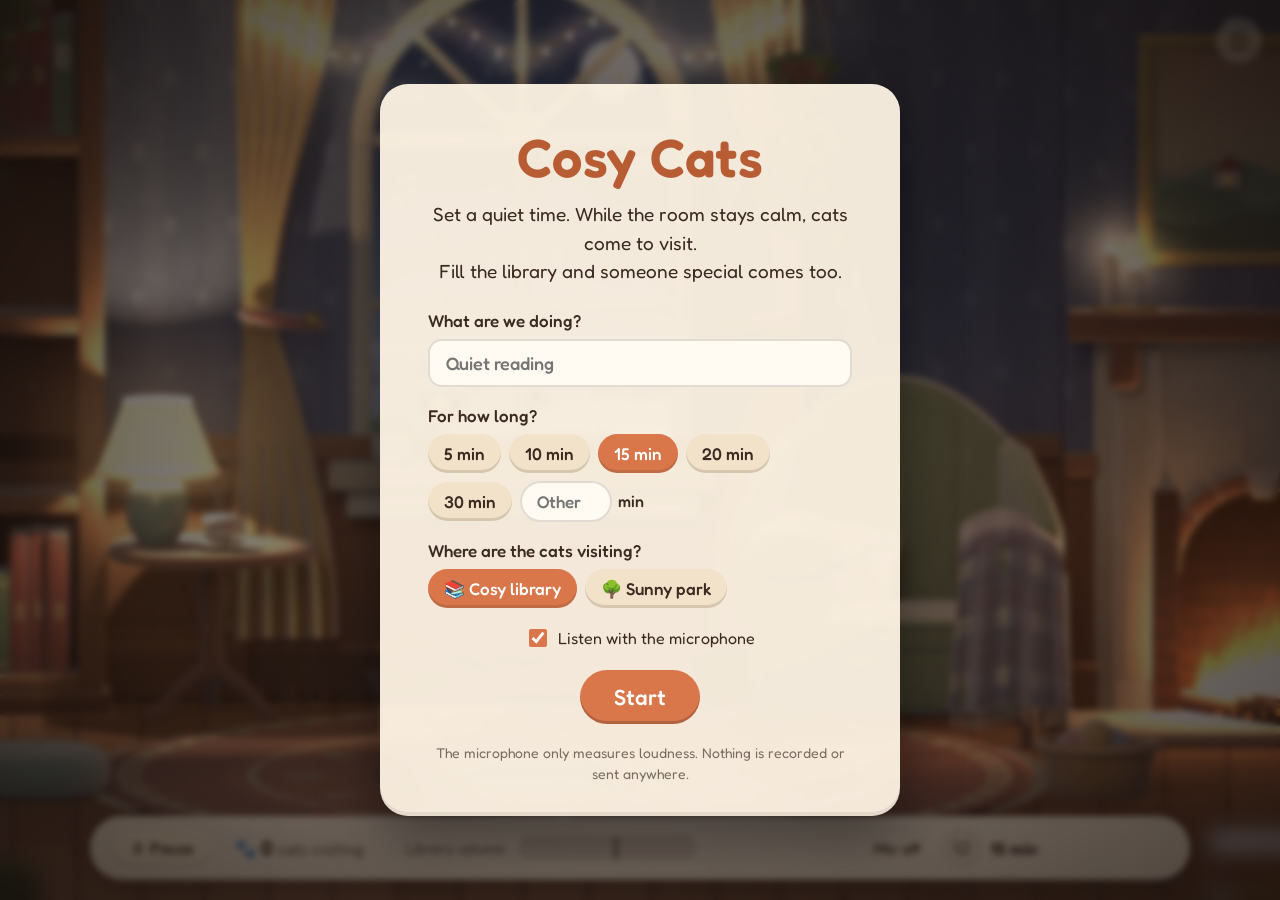
<file: index.html>
<!doctype html>
<html lang="en">
<head>
  <meta charset="utf-8" />
  <meta name="viewport" content="width=device-width, initial-scale=1" />
  <title>Cosy Cats</title>
  <link rel="preconnect" href="https://fonts.googleapis.com" />
  <link href="https://fonts.googleapis.com/css2?family=Fredoka:wght@400;500;600&display=swap" rel="stylesheet" />
  <link rel="stylesheet" href="styles.css" />
</head>
<body>
  <div id="stage">
    <canvas id="scene"></canvas>

    <!-- Session picker: what are we doing, for how long. Also the click browsers need before audio. -->
    <div id="intro" class="overlay">
      <form id="picker" class="card">
        <h1>Cosy Cats</h1>
        <p>Set a quiet time. While the room stays calm, cats come to visit.<br /><span id="introFill">Fill the library and someone special comes too.</span></p>
        <label class="field">What are we doing?
          <input id="activity" type="text" maxlength="40" placeholder="Quiet reading" autocomplete="off" />
        </label>
        <div class="field">For how long?
          <div id="lengths" class="chips">
            <button type="button" data-min="5">5 min</button>
            <button type="button" data-min="10">10 min</button>
            <button type="button" data-min="15">15 min</button>
            <button type="button" data-min="20">20 min</button>
            <button type="button" data-min="30">30 min</button>
            <span class="custom"><input id="customMin" type="number" min="5" max="90" step="1" placeholder="Other" aria-label="Other length in minutes" /> min</span>
          </div>
        </div>
        <div class="field">Where are the cats visiting?
          <div id="scenes" class="chips">
            <button type="button" data-scene="library">📚 Cosy library</button>
            <button type="button" data-scene="park">🌳 Sunny park</button>
          </div>
        </div>
        <label class="row check"><input type="checkbox" id="useMic" checked /> Listen with the microphone</label>
        <button id="startBtn" type="submit" class="primary">Start</button>
        <p class="small">The microphone only measures loudness. Nothing is recorded or sent anywhere.</p>
      </form>
    </div>

    <!-- Time's up -->
    <div id="endCard" class="hidden">
      <h2 id="endTitle">Quiet reading done!</h2>
      <p id="endText">10 cats and Toby came to visit</p>
      <div class="buttons">
        <button id="endNew" class="primary">New session</button>
        <button id="endClose" class="ghost">Close</button>
      </div>
    </div>

    <!-- Undo: bring back the animal that just left -->
    <div id="undo" class="hidden">
      <span id="undoText">Biscuit wandered off</span>
      <button id="undoBtn" class="primary">↩ Bring back</button>
    </div>
    <div id="pausedBanner" class="hidden">Paused · eyes on the teacher</div>
    <div id="minuteNote" class="hidden">One minute left</div>
    <div id="timeUpNote" class="hidden">Time's up · stay quiet until your teacher says</div>
    <div id="activityTag" class="hidden"></div>
    <div id="fader"></div>

    <div id="hud">
      <button id="pauseBtn" title="Pause (Space)"><span id="pauseIcon">⏸</span> <span id="pauseLabel">Pause</span></button>
      <div id="catCount"><span class="paw">🐾</span> <span id="catCountNum">0</span> <span id="catCountLabel">cats visiting</span></div>
      <div id="noiseWrap">
        <div id="noiseLabel">Library volume</div>
        <div id="noiseBar">
          <div id="noiseFill"></div>
          <div id="noiseLimit" title="Noise limit"></div>
        </div>
        <div id="noiseStatus">Lovely and quiet</div>
      </div>
      <div id="nextCat">
        <div id="nextCatRing" title="Session time"><svg viewBox="0 0 36 36"><circle class="bg" cx="18" cy="18" r="15"/><circle id="nextCatArc" class="fg" cx="18" cy="18" r="15"/></svg><span>🐱</span></div>
        <div id="nextCatLabel">15 min left</div>
        <button id="plus1" class="mini" title="Add a minute">+1</button>
        <button id="plus5" class="mini" title="Add five minutes">+5</button>
        <button id="endBtn" class="primary" title="End the session and go back to the start">End session</button>
      </div>
    </div>

    <!-- Teacher controls -->
    <button id="settingsToggle" title="Settings">⚙</button>
    <div id="settings" class="hidden">
      <h2>Teacher controls</h2>
      <label>Scene
        <select id="sceneSelect">
          <option value="library" selected>Cosy library</option>
          <option value="park">Sunny park</option>
        </select></label>
      <p id="sceneNote" class="hidden">The scene changes at the next session.</p>
      <label>Noise limit <span id="limitVal"></span>
        <input type="range" id="limit" min="0.15" max="0.9" step="0.01" value="0.55" /></label>
      <label>Mic sensitivity <span id="sensVal"></span>
        <input type="range" id="sens" min="0.5" max="6" step="0.1" value="2" /></label>
      <label>How strict
        <select id="strict">
          <option value="gentle">Gentle: cats stay through longer noise</option>
          <option value="normal" selected>Normal</option>
          <option value="strict">Strict: cats leave sooner</option>
        </select></label>
      <label class="row"><input type="checkbox" id="music" checked /> Lo-fi music</label>
      <label class="row"><input type="checkbox" id="catSounds" checked /> Animal sounds</label>
      <label class="row"><input type="checkbox" id="warnSound" checked /> Warning sound (a cat is about to leave)</label>
      <label class="row"><input type="checkbox" id="chime" checked /> End chime</label>
      <label class="row"><input type="checkbox" id="saver" checked /> Battery saver (30 fps)</label>
      <div class="buttons">
        <button id="endNow">End session now</button>
        <button id="micBtn">Enable microphone</button>
        <button id="fullscreenBtn">Fullscreen</button>
      </div>
      <details id="testing">
        <summary>Testing</summary>
        <div class="buttons">
          <button id="addCat">+ Add a cat</button>
          <button id="removeCat">Send a cat home</button>
          <button id="skipMin">Skip 1 min</button>
        </div>
      </details>
    </div>
  </div>

  <script type="module" src="js/main.js"></script>
</body>
</html>
</file>
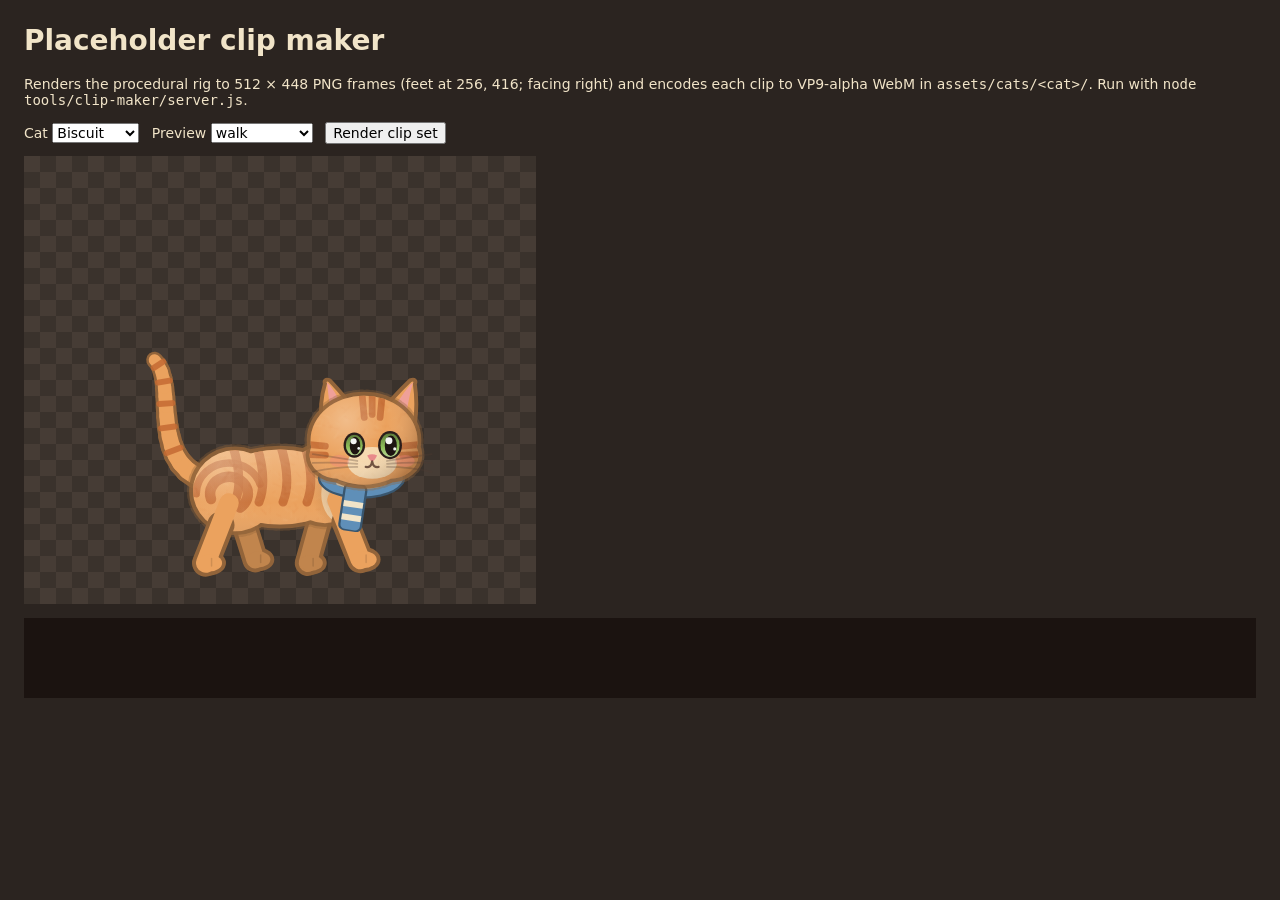
<file: tools/clip-maker/index.html>
<!doctype html>
<html lang="en">
<head>
  <meta charset="utf-8" />
  <title>Cosy Cats clip maker</title>
  <style>
    body { font: 14px system-ui, sans-serif; background: #2b2420; color: #f1e4c8; margin: 24px; }
    canvas { background: repeating-conic-gradient(#3a322c 0 25%, #463c35 0 50%) 0 0 / 32px 32px; display: block; margin: 12px 0; }
    pre { background: #1b1310; padding: 12px; min-height: 4em; }
    select, button { font: inherit; margin-right: 8px; }
  </style>
</head>
<body>
  <h1>Placeholder clip maker</h1>
  <p>Renders the procedural rig to 512 × 448 PNG frames (feet at 256, 416; facing right) and encodes
    each clip to VP9-alpha WebM in <code>assets/cats/&lt;cat&gt;/</code>. Run with
    <code>node tools/clip-maker/server.js</code>.</p>
  <label>Cat <select id="cat"></select></label>
  <label>Preview <select id="clip"></select></label>
  <button id="go">Render clip set</button>
  <canvas id="frame"></canvas>
  <pre id="log"></pre>
  <script type="module" src="maker.js"></script>
</body>
</html>
</file>
<file: styles.css>
:root {
  --ink: #3b2a22;
  --cream: #fff6e6;
  --card: rgba(255, 246, 230, 0.94);
  --accent: #d9774b;
  --accent-dark: #b85c34;
  --soft: rgba(59, 42, 34, 0.12);
}

* { box-sizing: border-box; }

html, body {
  margin: 0;
  height: 100%;
  background: #1b1310;
  overflow: hidden;
  font-family: "Fredoka", "Segoe UI Rounded", system-ui, sans-serif;
  color: var(--ink);
}

#stage {
  position: fixed;
  inset: 0;
  display: grid;
  place-items: center;
}

#scene {
  display: block;
  width: 100vw;
  height: 100vh;
}

/* ---------- Intro ---------- */
.overlay {
  position: absolute;
  inset: 0;
  display: grid;
  place-items: center;
  background: radial-gradient(ellipse at center, rgba(30, 18, 12, 0.35), rgba(20, 12, 8, 0.75));
  backdrop-filter: blur(3px);
  transition: opacity 1.2s ease;
  z-index: 10;
}
.overlay.gone { opacity: 0; pointer-events: none; }

.card {
  background: var(--card);
  border-radius: 28px;
  padding: 40px 48px 32px;
  max-width: 520px;
  text-align: center;
  box-shadow: 0 20px 60px rgba(0, 0, 0, 0.45), inset 0 -4px 0 rgba(59, 42, 34, 0.08);
}
.card h1 {
  margin: 0 0 10px;
  font-size: 54px;
  font-weight: 600;
  color: var(--accent-dark);
  letter-spacing: 0.5px;
}
.card p { font-size: 19px; line-height: 1.5; margin: 0 0 24px; }
.card p.small { font-size: 14px; opacity: 0.65; margin: 18px 0 0; }

button {
  font: inherit;
  font-size: 17px;
  font-weight: 500;
  border: none;
  border-radius: 999px;
  padding: 11px 22px;
  cursor: pointer;
  background: #f1e2c9;
  color: var(--ink);
  box-shadow: inset 0 -3px 0 rgba(59, 42, 34, 0.15);
  transition: transform 0.12s ease, background 0.2s ease;
}
button:hover { transform: translateY(-1px); background: #ead6b6; }
button:active { transform: translateY(1px); }
button.primary { background: var(--accent); color: #fff; box-shadow: inset 0 -3px 0 rgba(0, 0, 0, 0.18); }
button.primary:hover { background: #e2845a; }
button.ghost { background: transparent; box-shadow: none; text-decoration: underline; opacity: 0.75; display: block; margin: 12px auto 0; font-size: 15px; }

.card button.primary { font-size: 22px; padding: 14px 34px; }
.card .field { display: block; text-align: left; font-size: 17px; font-weight: 500; margin: 0 0 18px; }
.card .field input[type="text"] {
  display: block; width: 100%; margin-top: 8px; padding: 11px 16px; font: inherit; font-size: 18px;
  border: 2px solid rgba(59, 42, 34, 0.15); border-radius: 14px; background: #fffaf2; color: var(--ink);
}
.card .chips { display: flex; flex-wrap: wrap; gap: 8px; margin-top: 8px; align-items: center; }
.card .chips button { padding: 9px 16px; font-size: 17px; }
.card .chips button.on { background: var(--accent); color: #fff; }
.card .chips .custom { display: inline-flex; align-items: center; gap: 6px; font-size: 16px; }
.card .chips .custom input {
  width: 92px; padding: 8px 10px; font: inherit; font-size: 17px; text-align: center;
  border: 2px solid rgba(59, 42, 34, 0.15); border-radius: 999px; background: #fffaf2; color: var(--ink);
}
.card .chips .custom input.on { border-color: var(--accent); }
.card label.check { display: flex; align-items: center; justify-content: center; gap: 8px; font-size: 16px; margin: 4px 0 20px; }
.card label.check input { accent-color: var(--accent); width: 18px; height: 18px; }

/* ---------- HUD ---------- */
#hud {
  position: absolute;
  left: 50%;
  bottom: 2.2vh;
  transform: translateX(-50%);
  width: min(1100px, 92vw);
  display: flex;
  align-items: center;
  gap: 22px;
  padding: 12px 22px;
  border-radius: 999px;
  background: rgba(255, 246, 230, 0.86);
  box-shadow: 0 10px 30px rgba(0, 0, 0, 0.35), inset 0 -3px 0 rgba(59, 42, 34, 0.08);
  backdrop-filter: blur(6px);
  z-index: 5;
}

#pauseBtn { padding: 9px 18px; font-size: 16px; white-space: nowrap; }
#pauseBtn.on { background: var(--accent); color: #fff; }
#hud.paused #noiseWrap { opacity: 0.45; }

#undo, #pausedBanner {
  position: absolute;
  left: 50%;
  transform: translateX(-50%);
  z-index: 5;
  border-radius: 999px;
  background: rgba(255, 246, 230, 0.92);
  box-shadow: 0 8px 24px rgba(0, 0, 0, 0.3);
  transition: opacity 0.35s ease, transform 0.35s ease;
}
#undo { bottom: calc(2.2vh + 82px); display: flex; align-items: center; gap: 14px; padding: 8px 8px 8px 20px; font-size: 17px; }
#undo button { font-size: 16px; padding: 8px 18px; }
#pausedBanner { top: 22px; padding: 10px 26px; font-size: 22px; font-weight: 600; color: var(--accent-dark); }
#undo.hidden, #pausedBanner.hidden { opacity: 0; transform: translate(-50%, 8px); pointer-events: none; }

/* one-minute note, activity name, end card, room-reset fade */
#minuteNote, #activityTag {
  position: absolute;
  z-index: 5;
  border-radius: 999px;
  background: rgba(255, 246, 230, 0.88);
  box-shadow: 0 6px 18px rgba(0, 0, 0, 0.25);
  transition: opacity 0.6s ease, transform 0.6s ease;
}
#minuteNote { top: 22px; left: 50%; transform: translateX(-50%); padding: 8px 22px; font-size: 20px; font-weight: 600; color: var(--accent-dark); }
#timeUpNote {
  position: absolute; z-index: 5; top: 22px; left: 50%; transform: translateX(-50%);
  padding: 10px 26px; border-radius: 999px; font-size: 22px; font-weight: 600; color: var(--accent-dark);
  background: rgba(255, 246, 230, 0.92); box-shadow: 0 6px 18px rgba(0, 0, 0, 0.25);
  transition: opacity 0.6s ease, transform 0.6s ease; white-space: nowrap;
}
#timeUpNote.hidden { opacity: 0; transform: translate(-50%, -8px); pointer-events: none; }
#minuteNote.hidden { opacity: 0; transform: translate(-50%, -8px); pointer-events: none; }
#activityTag { top: 20px; left: 20px; padding: 8px 20px; font-size: 19px; font-weight: 600; opacity: 0.9; }
#activityTag.hidden { opacity: 0; pointer-events: none; }

#endCard {
  position: absolute;
  top: 6vh;
  left: 50%;
  transform: translateX(-50%);
  z-index: 7;
  padding: 22px 30px 20px;
  border-radius: 26px;
  background: var(--card);
  box-shadow: 0 16px 44px rgba(0, 0, 0, 0.4);
  text-align: center;
  transition: opacity 0.6s ease, transform 0.6s ease;
}
#endCard.hidden { opacity: 0; transform: translate(-50%, -14px); pointer-events: none; }
#endCard h2 { margin: 0 0 4px; font-size: 32px; font-weight: 600; color: var(--accent-dark); }
#endCard p { margin: 0 0 16px; font-size: 21px; }
#endCard .buttons { display: flex; gap: 10px; justify-content: center; align-items: center; }
#endCard .buttons button.ghost { display: inline-block; margin: 0; }

#fader { position: absolute; inset: 0; background: #1b1310; opacity: 0; pointer-events: none; transition: opacity 0.7s ease; z-index: 9; }
#fader.on { opacity: 1; }

#catCount { font-size: 20px; font-weight: 600; white-space: nowrap; min-width: 150px; }
#catCount .paw { font-size: 18px; }
#catCountLabel { font-weight: 400; font-size: 16px; opacity: 0.8; }

#noiseWrap { flex: 1; display: grid; grid-template-columns: auto 1fr auto; align-items: center; gap: 14px; }
#noiseLabel { font-size: 15px; opacity: 0.75; white-space: nowrap; }
#noiseStatus { font-size: 15px; min-width: 210px; text-align: right; font-weight: 500; transition: color 0.3s; }

#noiseBar {
  position: relative;
  height: 22px;
  border-radius: 999px;
  background: rgba(59, 42, 34, 0.12);
  box-shadow: inset 0 2px 4px rgba(59, 42, 34, 0.18);
  overflow: hidden;
}
#noiseFill {
  position: absolute;
  inset: 3px auto 3px 3px;
  width: 0%;
  border-radius: 999px;
  background: linear-gradient(90deg, #8fc79a, #a9d18e 40%, #f2c46d 70%, #ea8a63 88%, #d9604b);
  background-size: var(--bar-w, 1000px) 100%;
  box-shadow: inset 0 -3px 0 rgba(0, 0, 0, 0.08), inset 0 2px 0 rgba(255, 255, 255, 0.35);
  transition: width 0.12s linear;
}
#noiseLimit {
  position: absolute;
  top: -2px;
  bottom: -2px;
  width: 4px;
  margin-left: -2px;
  border-radius: 4px;
  background: var(--ink);
  opacity: 0.55;
}
#hud.restless #noiseStatus { color: #b8683a; }
#hud.loud #noiseStatus { color: #c2492f; }

#nextCat { display: flex; align-items: center; gap: 8px; white-space: nowrap; }
#nextCatRing { position: relative; width: 40px; height: 40px; }
#nextCatRing svg { width: 40px; height: 40px; transform: rotate(-90deg); }
#nextCatRing circle { fill: none; stroke-width: 4; }
#nextCatRing .bg { stroke: rgba(59, 42, 34, 0.12); }
#nextCatRing .fg { stroke: var(--accent); stroke-linecap: round; stroke-dasharray: 94.25; stroke-dashoffset: 94.25; transition: stroke-dashoffset 0.3s linear; }
#nextCatRing span { position: absolute; inset: 0; display: grid; place-items: center; font-size: 17px; }
#nextCatLabel { font-size: 17px; font-weight: 600; min-width: 92px; }
button.mini { padding: 6px 11px; font-size: 14px; font-weight: 600; }
#hud.idle #nextCat button.mini { visibility: hidden; }
/* End session appears once time is up; the ring (full by then) makes room for it */
#endBtn { display: none; padding: 9px 18px; font-size: 16px; }
#hud.over #endBtn { display: inline-block; }
#hud.over #nextCatRing { display: none; }
#hud.over #nextCatLabel { min-width: 0; }

/* ---------- Settings ---------- */
#settingsToggle {
  position: absolute;
  top: 18px;
  right: 18px;
  width: 46px;
  height: 46px;
  padding: 0;
  font-size: 24px;
  background: rgba(255, 246, 230, 0.7);
  z-index: 6;
  opacity: 0.55;
}
#settingsToggle:hover { opacity: 1; }

#settings {
  position: absolute;
  top: 74px;
  right: 18px;
  width: 340px;
  padding: 20px 22px;
  border-radius: 22px;
  background: var(--card);
  box-shadow: 0 16px 40px rgba(0, 0, 0, 0.4);
  z-index: 6;
  transition: opacity 0.25s ease, transform 0.25s ease;
}
#settings.hidden { opacity: 0; transform: translateY(-8px); pointer-events: none; }
#settings h2 { margin: 0 0 12px; font-size: 20px; font-weight: 600; }
#settings label { display: block; font-size: 14px; margin: 10px 0; }
#settings label span { float: right; opacity: 0.7; }
#settings label.row { display: flex; align-items: center; gap: 8px; }
#settings input[type="range"] { width: 100%; accent-color: var(--accent); margin-top: 6px; }
#settings input[type="checkbox"] { accent-color: var(--accent); width: 18px; height: 18px; }
#settings .buttons { display: flex; gap: 8px; margin-top: 12px; flex-wrap: wrap; }
#settings .buttons button { flex: 1; font-size: 15px; padding: 9px 12px; }
#settings select { display: block; width: 100%; margin-top: 6px; padding: 8px 10px; font: inherit; font-size: 15px; border-radius: 12px; border: 2px solid rgba(59, 42, 34, 0.15); background: #fffaf2; color: var(--ink); }
#settings #sceneNote { margin: -4px 0 8px; font-size: 13px; opacity: 0.7; }
#settings #sceneNote.hidden { display: none; }
#settings details { margin-top: 14px; font-size: 14px; opacity: 0.85; }
#settings summary { cursor: pointer; }

/* short screens (720p projectors): tighten the setup card so it never runs off the bottom */
@media (max-height: 800px) {
  .card { padding: 26px 40px 20px; }
  .card h1 { font-size: 44px; margin-bottom: 6px; }
  .card p { font-size: 17px; margin-bottom: 16px; }
  .card .field { margin-bottom: 12px; }
  .card label.check { margin: 0 0 14px; }
  .card p.small { margin-top: 12px; }
}

@media (max-width: 760px) {
  #hud { flex-wrap: wrap; border-radius: 22px; gap: 10px; }
  #noiseLabel, #nextCatLabel { display: none; }
  #settings { width: calc(100vw - 32px); right: 16px; }
}
</file>
